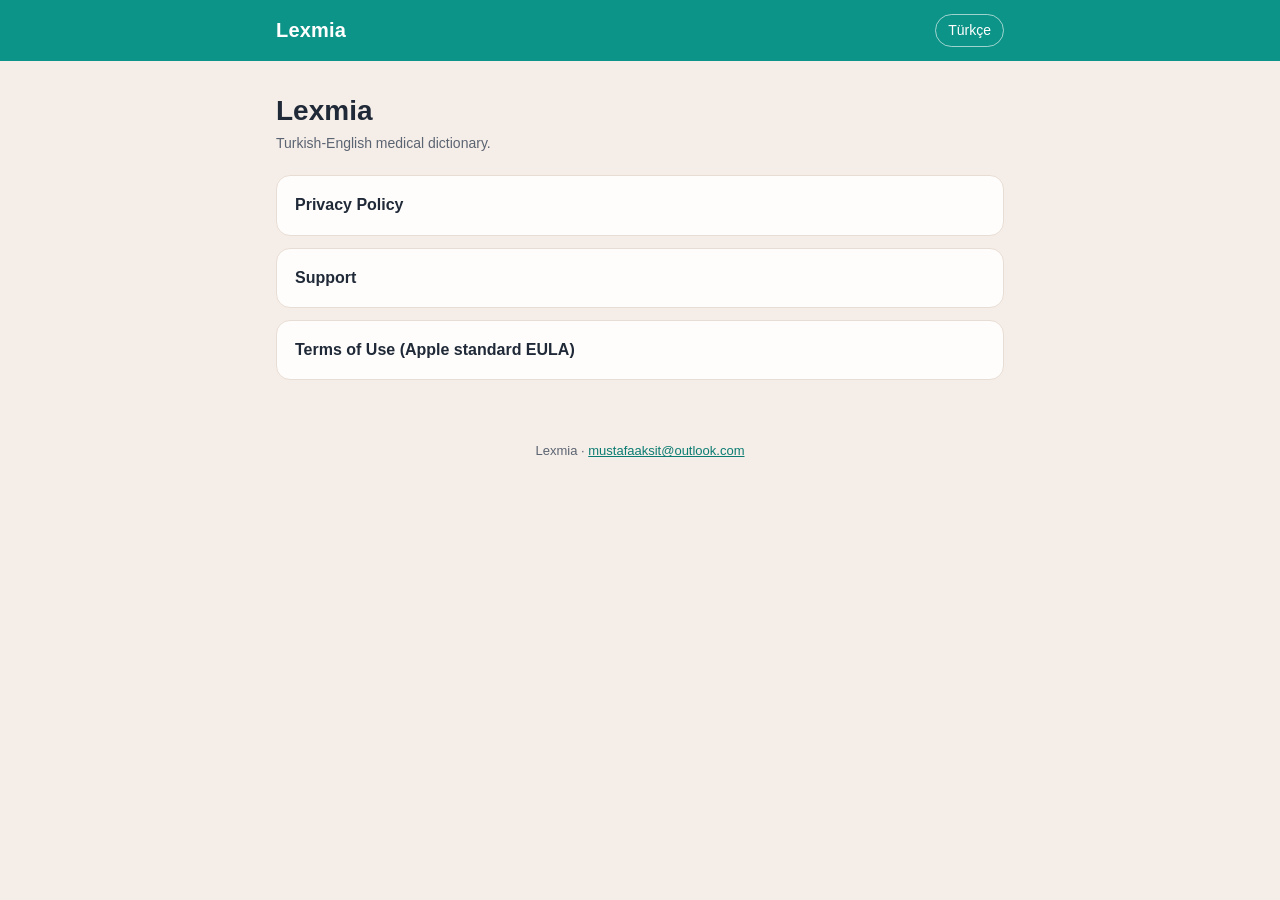
<file: index.html>
<!doctype html>
<html lang="en"><head><meta charset="utf-8"><meta name="viewport" content="width=device-width,initial-scale=1">
<title>Legal - Lexmia</title><meta name="description" content="Lexmia legal and support pages">
<link rel="stylesheet" href="style.css"></head>
<body><header><div class="wrap"><a class="brand" href="index.html">Lexmia</a><a class="lang" href="index-tr.html" hreflang="tr">Türkçe</a></div></header>
<main><div class="wrap">
<h1>Lexmia</h1><p class="meta">Turkish-English medical dictionary.</p><nav class="links"><a href="privacy.html">Privacy Policy</a><a href="support.html">Support</a><a href="https://www.apple.com/legal/internet-services/itunes/dev/stdeula/">Terms of Use (Apple standard EULA)</a></nav>
</div></main><footer>Lexmia &middot; <a href="mailto:mustafaaksit@outlook.com">mustafaaksit@outlook.com</a></footer></body></html>
</file>
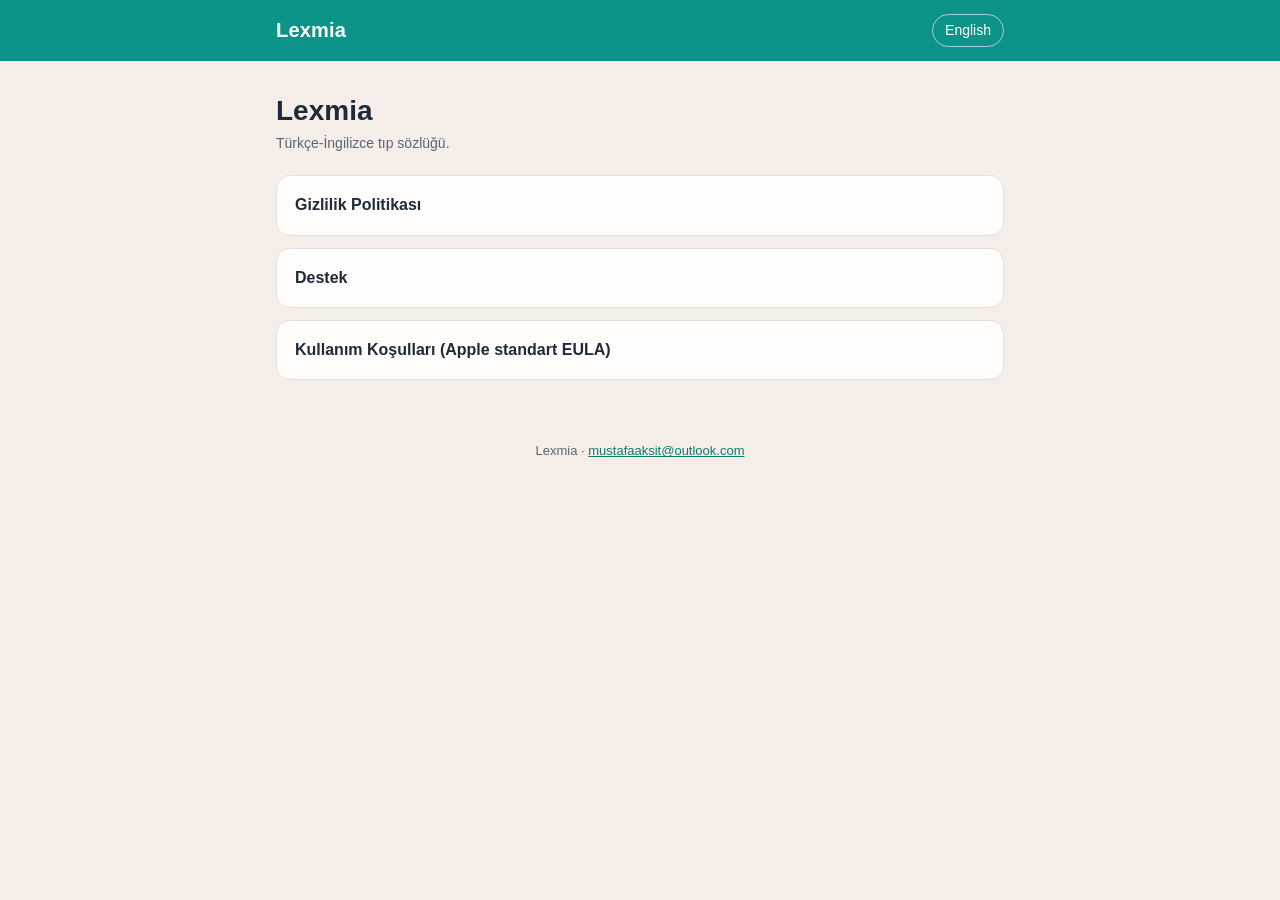
<file: index-tr.html>
<!doctype html>
<html lang="tr"><head><meta charset="utf-8"><meta name="viewport" content="width=device-width,initial-scale=1">
<title>Yasal - Lexmia</title><meta name="description" content="Lexmia yasal ve destek sayfaları">
<link rel="stylesheet" href="style.css"></head>
<body><header><div class="wrap"><a class="brand" href="index-tr.html">Lexmia</a><a class="lang" href="index.html" hreflang="en">English</a></div></header>
<main><div class="wrap">
<h1>Lexmia</h1><p class="meta">Türkçe-İngilizce tıp sözlüğü.</p><nav class="links"><a href="privacy-tr.html">Gizlilik Politikası</a><a href="support-tr.html">Destek</a><a href="https://www.apple.com/legal/internet-services/itunes/dev/stdeula/">Kullanım Koşulları (Apple standart EULA)</a></nav>
</div></main><footer>Lexmia &middot; <a href="mailto:mustafaaksit@outlook.com">mustafaaksit@outlook.com</a></footer></body></html>
</file>
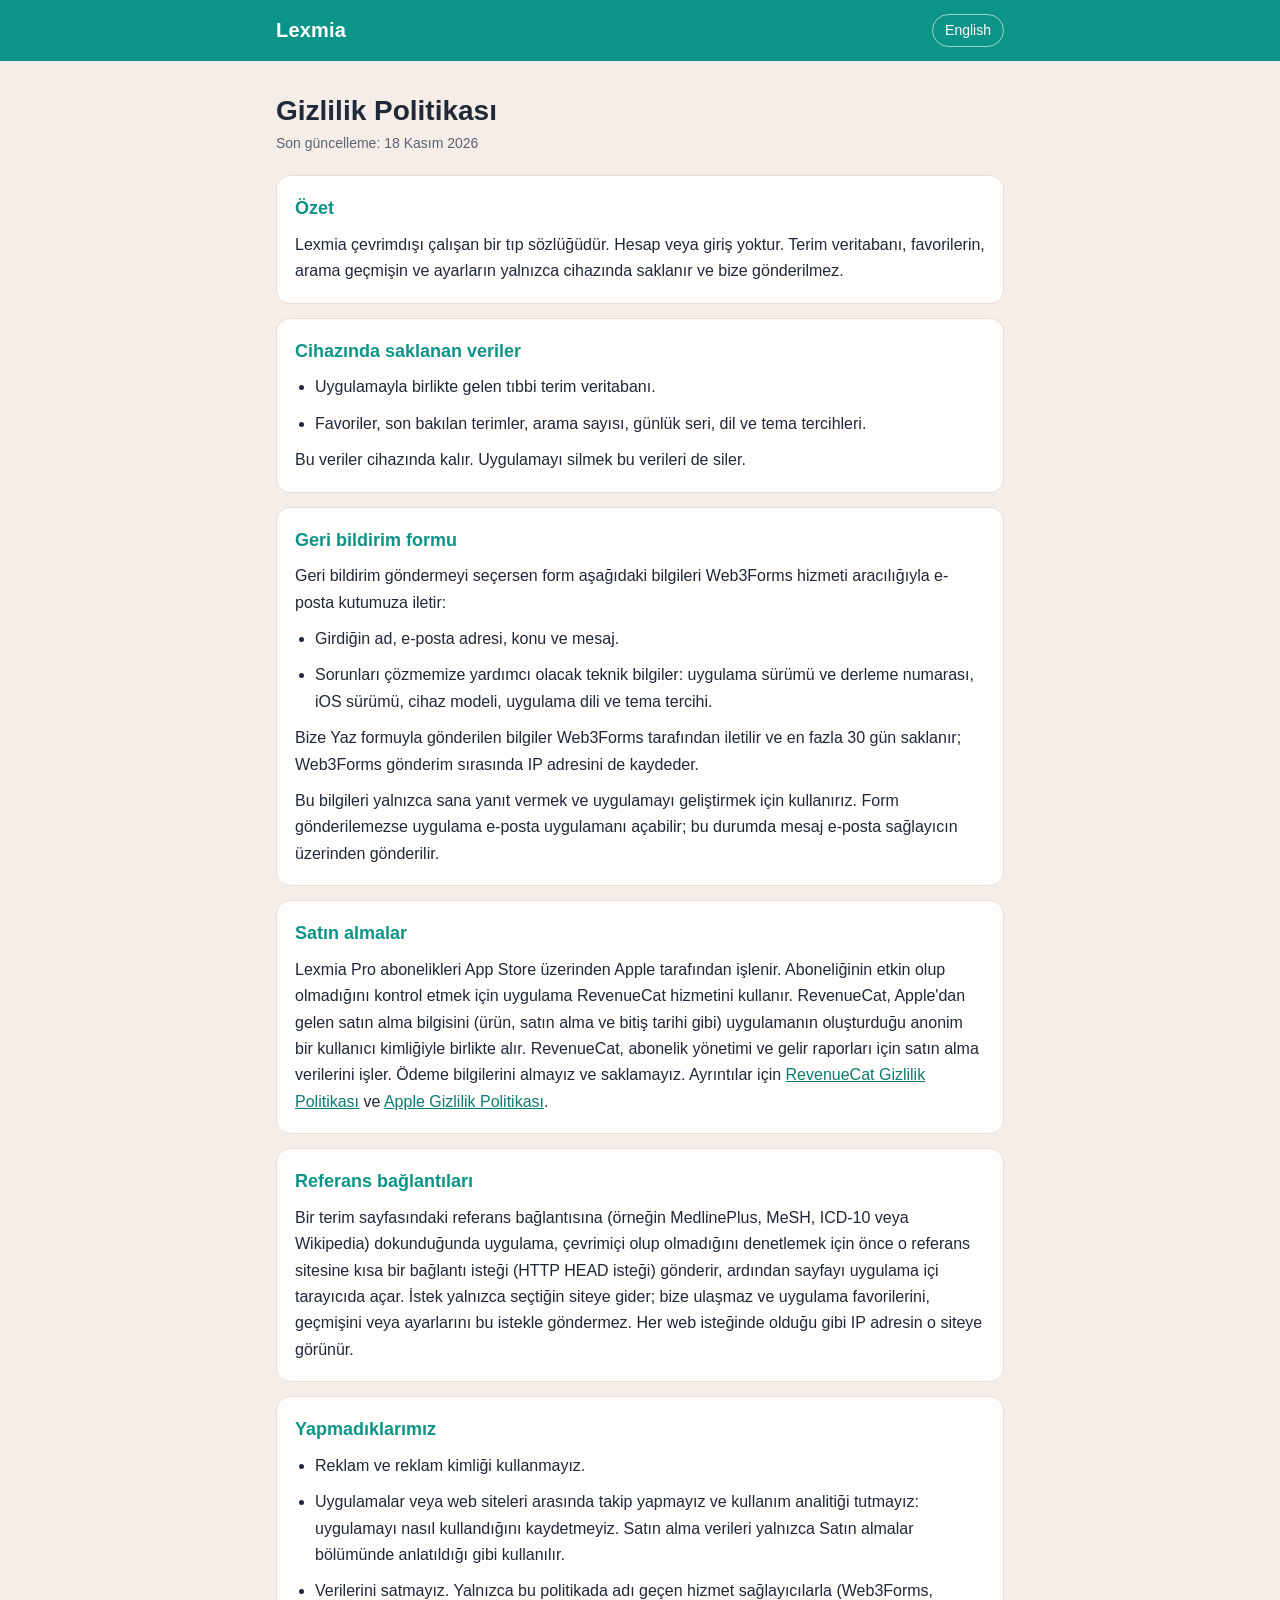
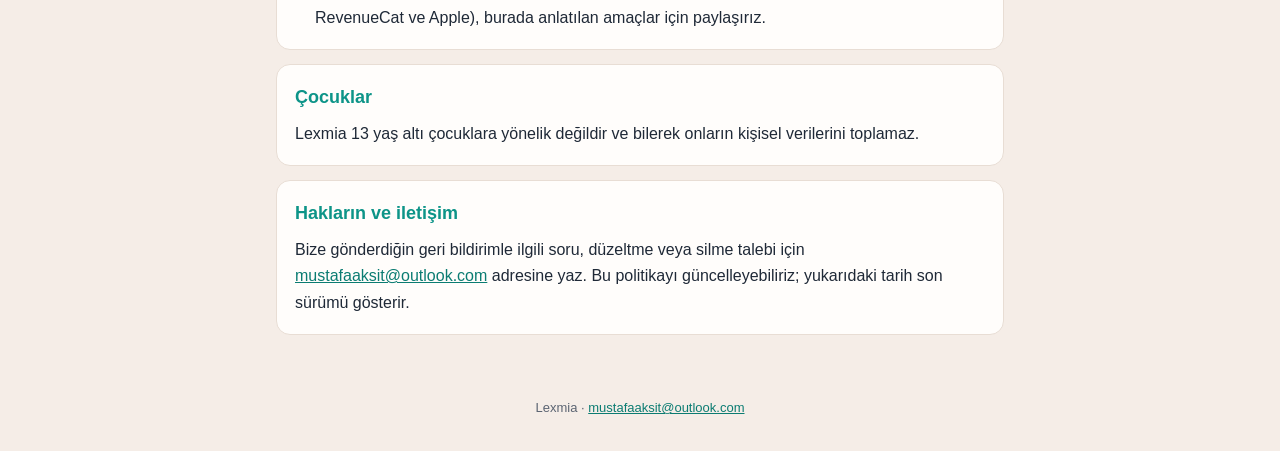
<file: privacy-tr.html>
<!doctype html>
<html lang="tr"><head><meta charset="utf-8"><meta name="viewport" content="width=device-width,initial-scale=1">
<title>Gizlilik Politikası - Lexmia</title><meta name="description" content="Lexmia gizlilik politikası">
<link rel="stylesheet" href="style.css"></head>
<body><header><div class="wrap"><a class="brand" href="index-tr.html">Lexmia</a><a class="lang" href="privacy.html" hreflang="en">English</a></div></header>
<main><div class="wrap">
<h1>Gizlilik Politikası</h1><p class="meta">Son güncelleme: 18 Kasım 2026</p>
<section><h2>Özet</h2><p>Lexmia çevrimdışı çalışan bir tıp sözlüğüdür. Hesap veya giriş yoktur. Terim veritabanı, favorilerin, arama geçmişin ve ayarların yalnızca cihazında saklanır ve bize gönderilmez.</p></section>
<section><h2>Cihazında saklanan veriler</h2><ul><li>Uygulamayla birlikte gelen tıbbi terim veritabanı.</li><li>Favoriler, son bakılan terimler, arama sayısı, günlük seri, dil ve tema tercihleri.</li></ul><p>Bu veriler cihazında kalır. Uygulamayı silmek bu verileri de siler.</p></section>
<section><h2>Geri bildirim formu</h2><p>Geri bildirim göndermeyi seçersen form aşağıdaki bilgileri Web3Forms hizmeti aracılığıyla e-posta kutumuza iletir:</p><ul><li>Girdiğin ad, e-posta adresi, konu ve mesaj.</li><li>Sorunları çözmemize yardımcı olacak teknik bilgiler: uygulama sürümü ve derleme numarası, iOS sürümü, cihaz modeli, uygulama dili ve tema tercihi.</li></ul><p>Bize Yaz formuyla gönderilen bilgiler Web3Forms tarafından iletilir ve en fazla 30 gün saklanır; Web3Forms gönderim sırasında IP adresini de kaydeder.</p><p>Bu bilgileri yalnızca sana yanıt vermek ve uygulamayı geliştirmek için kullanırız. Form gönderilemezse uygulama e-posta uygulamanı açabilir; bu durumda mesaj e-posta sağlayıcın üzerinden gönderilir.</p></section>
<section><h2>Satın almalar</h2><p>Lexmia Pro abonelikleri App Store üzerinden Apple tarafından işlenir. Aboneliğinin etkin olup olmadığını kontrol etmek için uygulama RevenueCat hizmetini kullanır. RevenueCat, Apple'dan gelen satın alma bilgisini (ürün, satın alma ve bitiş tarihi gibi) uygulamanın oluşturduğu anonim bir kullanıcı kimliğiyle birlikte alır. RevenueCat, abonelik yönetimi ve gelir raporları için satın alma verilerini işler. Ödeme bilgilerini almayız ve saklamayız. Ayrıntılar için <a href="https://www.revenuecat.com/privacy">RevenueCat Gizlilik Politikası</a> ve <a href="https://www.apple.com/tr/legal/privacy/">Apple Gizlilik Politikası</a>.</p></section>
<section><h2>Referans bağlantıları</h2><p>Bir terim sayfasındaki referans bağlantısına (örneğin MedlinePlus, MeSH, ICD-10 veya Wikipedia) dokunduğunda uygulama, çevrimiçi olup olmadığını denetlemek için önce o referans sitesine kısa bir bağlantı isteği (HTTP HEAD isteği) gönderir, ardından sayfayı uygulama içi tarayıcıda açar. İstek yalnızca seçtiğin siteye gider; bize ulaşmaz ve uygulama favorilerini, geçmişini veya ayarlarını bu istekle göndermez. Her web isteğinde olduğu gibi IP adresin o siteye görünür.</p></section>
<section><h2>Yapmadıklarımız</h2><ul><li>Reklam ve reklam kimliği kullanmayız.</li><li>Uygulamalar veya web siteleri arasında takip yapmayız ve kullanım analitiği tutmayız: uygulamayı nasıl kullandığını kaydetmeyiz. Satın alma verileri yalnızca Satın almalar bölümünde anlatıldığı gibi kullanılır.</li><li>Verilerini satmayız. Yalnızca bu politikada adı geçen hizmet sağlayıcılarla (Web3Forms, RevenueCat ve Apple), burada anlatılan amaçlar için paylaşırız.</li></ul></section>
<section><h2>Çocuklar</h2><p>Lexmia 13 yaş altı çocuklara yönelik değildir ve bilerek onların kişisel verilerini toplamaz.</p></section>
<section><h2>Hakların ve iletişim</h2><p>Bize gönderdiğin geri bildirimle ilgili soru, düzeltme veya silme talebi için <a href="mailto:mustafaaksit@outlook.com">mustafaaksit@outlook.com</a> adresine yaz. Bu politikayı güncelleyebiliriz; yukarıdaki tarih son sürümü gösterir.</p></section>
</div></main><footer>Lexmia &middot; <a href="mailto:mustafaaksit@outlook.com">mustafaaksit@outlook.com</a></footer></body></html>
</file>
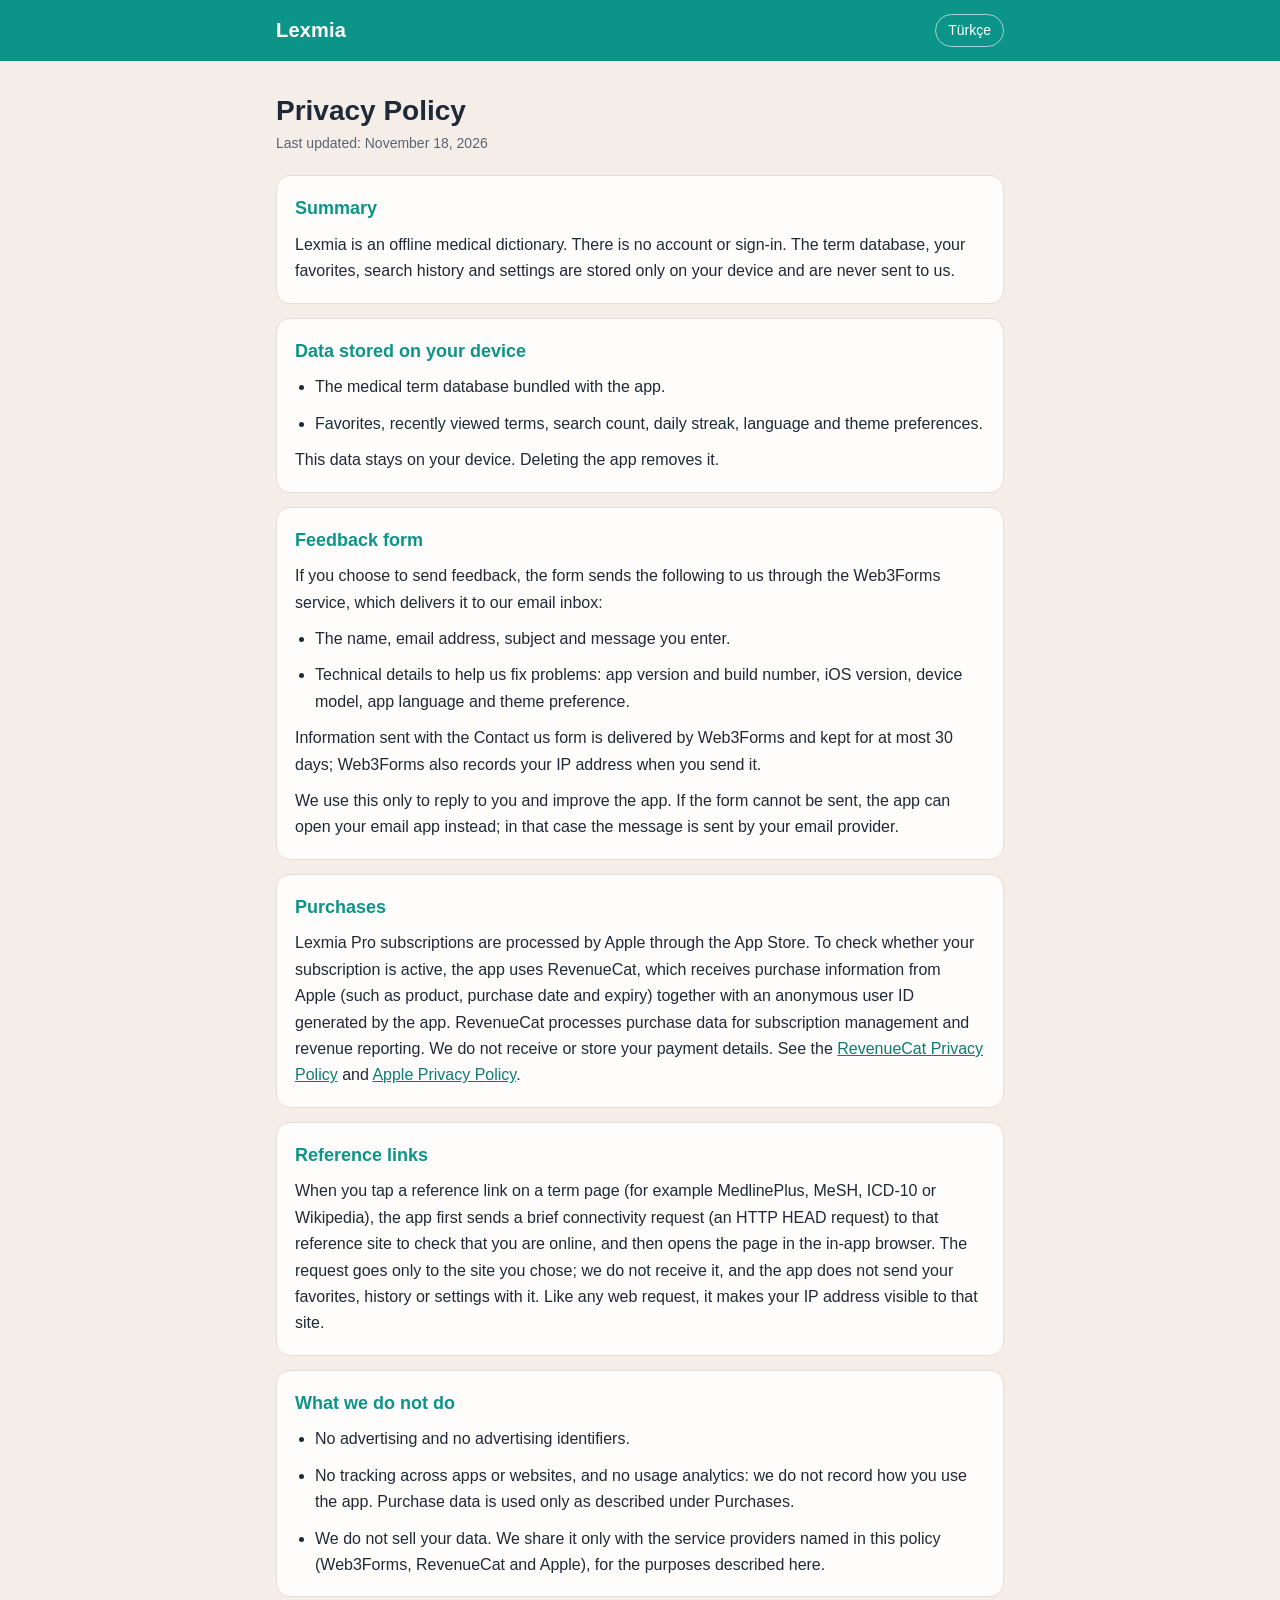
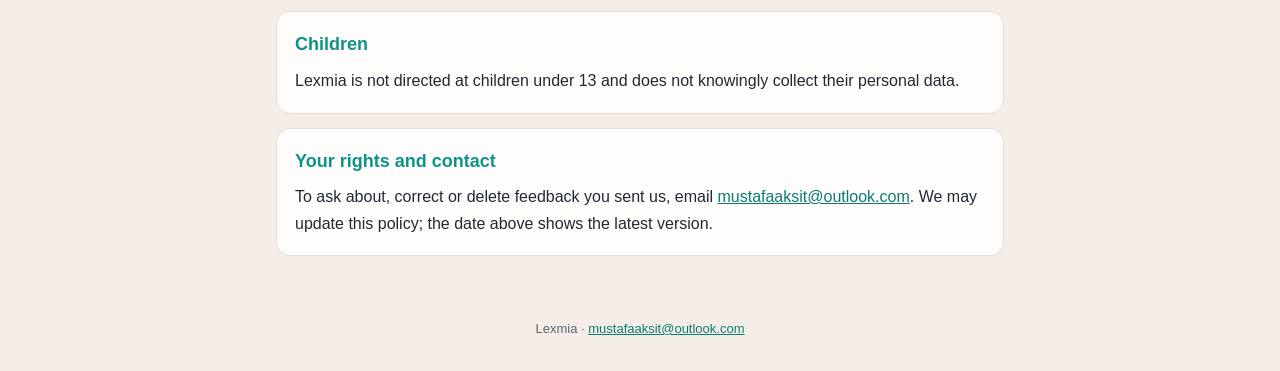
<file: privacy.html>
<!doctype html>
<html lang="en"><head><meta charset="utf-8"><meta name="viewport" content="width=device-width,initial-scale=1">
<title>Privacy Policy - Lexmia</title><meta name="description" content="Lexmia privacy policy">
<link rel="stylesheet" href="style.css"></head>
<body><header><div class="wrap"><a class="brand" href="index.html">Lexmia</a><a class="lang" href="privacy-tr.html" hreflang="tr">Türkçe</a></div></header>
<main><div class="wrap">
<h1>Privacy Policy</h1><p class="meta">Last updated: November 18, 2026</p>
<section><h2>Summary</h2><p>Lexmia is an offline medical dictionary. There is no account or sign-in. The term database, your favorites, search history and settings are stored only on your device and are never sent to us.</p></section>
<section><h2>Data stored on your device</h2><ul><li>The medical term database bundled with the app.</li><li>Favorites, recently viewed terms, search count, daily streak, language and theme preferences.</li></ul><p>This data stays on your device. Deleting the app removes it.</p></section>
<section><h2>Feedback form</h2><p>If you choose to send feedback, the form sends the following to us through the Web3Forms service, which delivers it to our email inbox:</p><ul><li>The name, email address, subject and message you enter.</li><li>Technical details to help us fix problems: app version and build number, iOS version, device model, app language and theme preference.</li></ul><p>Information sent with the Contact us form is delivered by Web3Forms and kept for at most 30 days; Web3Forms also records your IP address when you send it.</p><p>We use this only to reply to you and improve the app. If the form cannot be sent, the app can open your email app instead; in that case the message is sent by your email provider.</p></section>
<section><h2>Purchases</h2><p>Lexmia Pro subscriptions are processed by Apple through the App Store. To check whether your subscription is active, the app uses RevenueCat, which receives purchase information from Apple (such as product, purchase date and expiry) together with an anonymous user ID generated by the app. RevenueCat processes purchase data for subscription management and revenue reporting. We do not receive or store your payment details. See the <a href="https://www.revenuecat.com/privacy">RevenueCat Privacy Policy</a> and <a href="https://www.apple.com/legal/privacy/">Apple Privacy Policy</a>.</p></section>
<section><h2>Reference links</h2><p>When you tap a reference link on a term page (for example MedlinePlus, MeSH, ICD-10 or Wikipedia), the app first sends a brief connectivity request (an HTTP HEAD request) to that reference site to check that you are online, and then opens the page in the in-app browser. The request goes only to the site you chose; we do not receive it, and the app does not send your favorites, history or settings with it. Like any web request, it makes your IP address visible to that site.</p></section>
<section><h2>What we do not do</h2><ul><li>No advertising and no advertising identifiers.</li><li>No tracking across apps or websites, and no usage analytics: we do not record how you use the app. Purchase data is used only as described under Purchases.</li><li>We do not sell your data. We share it only with the service providers named in this policy (Web3Forms, RevenueCat and Apple), for the purposes described here.</li></ul></section>
<section><h2>Children</h2><p>Lexmia is not directed at children under 13 and does not knowingly collect their personal data.</p></section>
<section><h2>Your rights and contact</h2><p>To ask about, correct or delete feedback you sent us, email <a href="mailto:mustafaaksit@outlook.com">mustafaaksit@outlook.com</a>. We may update this policy; the date above shows the latest version.</p></section>
</div></main><footer>Lexmia &middot; <a href="mailto:mustafaaksit@outlook.com">mustafaaksit@outlook.com</a></footer></body></html>
</file>
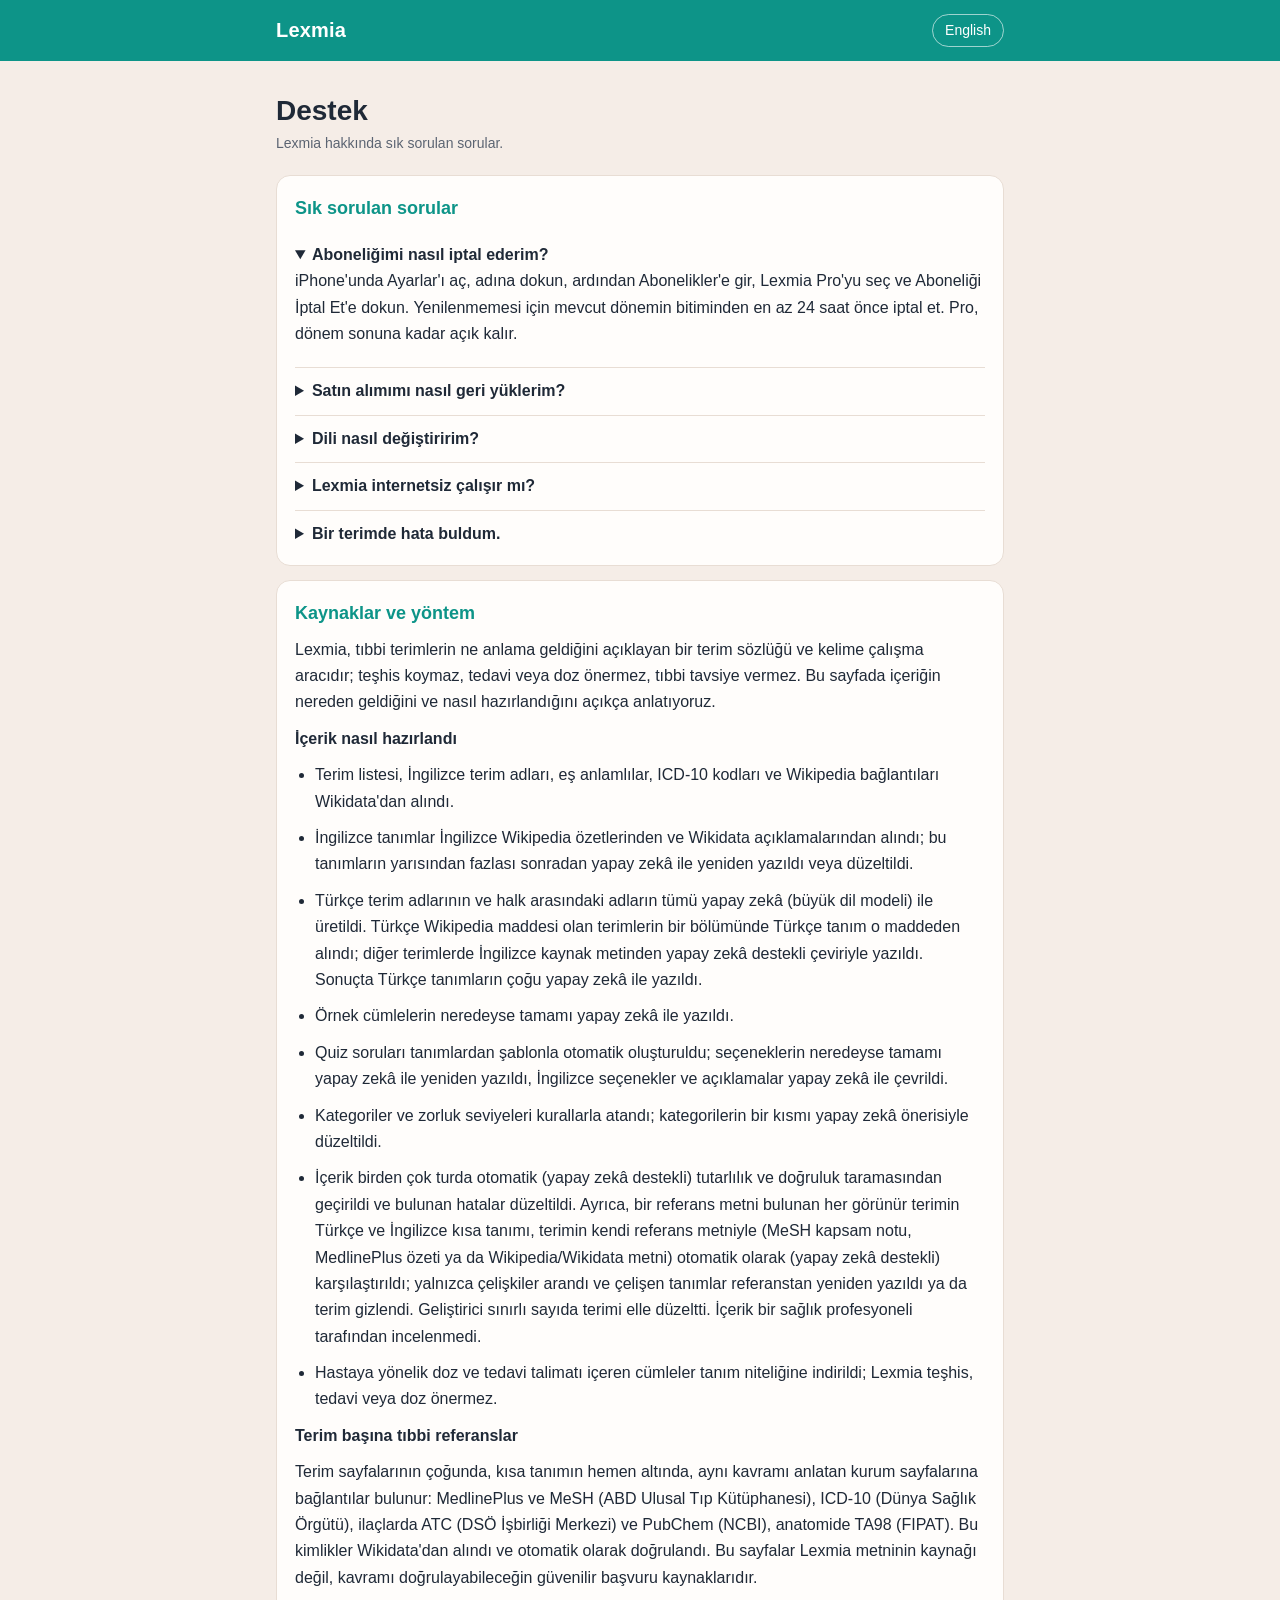
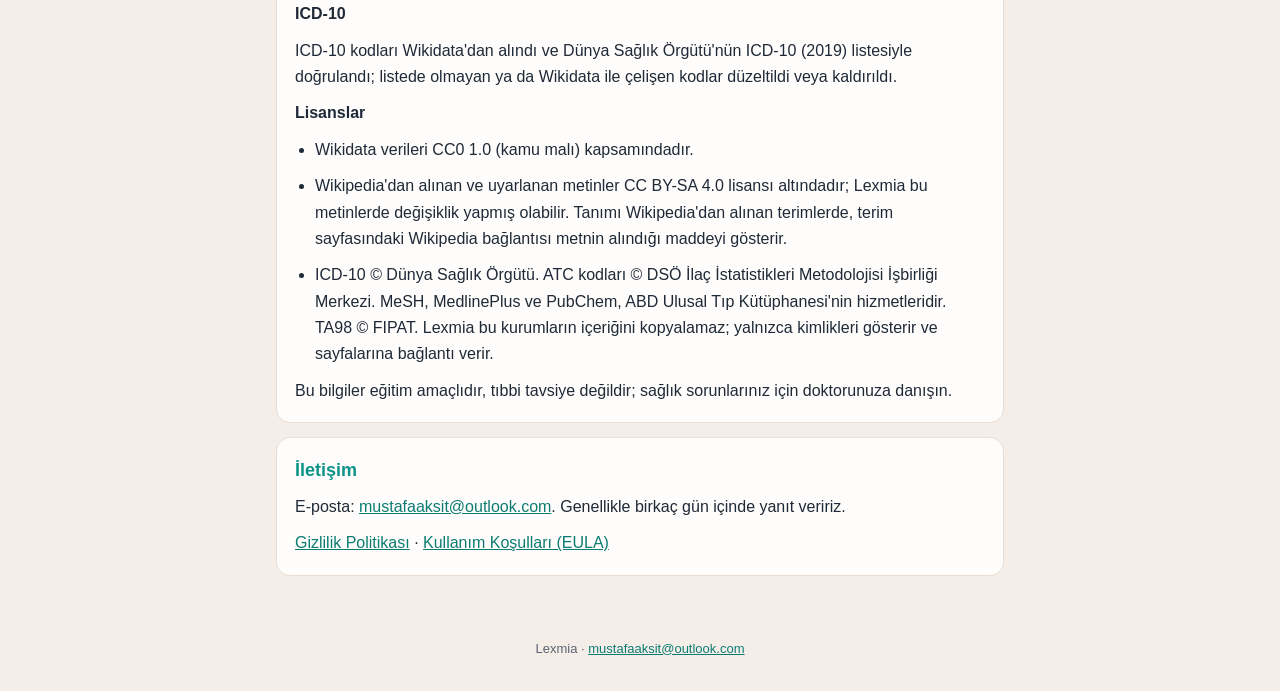
<file: support-tr.html>
<!doctype html>
<html lang="tr"><head><meta charset="utf-8"><meta name="viewport" content="width=device-width,initial-scale=1">
<title>Destek - Lexmia</title><meta name="description" content="Lexmia destek ve SSS">
<link rel="stylesheet" href="style.css"></head>
<body><header><div class="wrap"><a class="brand" href="index-tr.html">Lexmia</a><a class="lang" href="support.html" hreflang="en">English</a></div></header>
<main><div class="wrap">
<h1>Destek</h1><p class="meta">Lexmia hakkında sık sorulan sorular.</p>
<section><h2>Sık sorulan sorular</h2>
<details open><summary>Aboneliğimi nasıl iptal ederim?</summary><p>iPhone'unda Ayarlar'ı aç, adına dokun, ardından Abonelikler'e gir, Lexmia Pro'yu seç ve Aboneliği İptal Et'e dokun. Yenilenmemesi için mevcut dönemin bitiminden en az 24 saat önce iptal et. Pro, dönem sonuna kadar açık kalır.</p></details>
<details><summary>Satın alımımı nasıl geri yüklerim?</summary><p>App Store'a abone olduğun Apple Kimliği ile giriş yap, ardından Lexmia'da Profil'i aç ve Satın alımları geri yükle'ye dokun (Pro ekranında da bulunur).</p></details>
<details><summary>Dili nasıl değiştiririm?</summary><p>Profil'i aç ve Dil / Language bölümünden Türkçe veya English'i seç. Uygulama ve içerik anında değişir.</p></details>
<details><summary>Lexmia internetsiz çalışır mı?</summary><p>Evet. Terim veritabanı cihazındadır; arama ve gezinme internet bağlantısı olmadan çalışır.</p></details>
<details><summary>Bir terimde hata buldum.</summary><p>Profil &gt; Geri Bildirim Gönder'den İçerik hatası'nı seç ya da bize e-posta gönder.</p></details>
</section>
<section id="sources"><h2>Kaynaklar ve yöntem</h2><p>Lexmia, tıbbi terimlerin ne anlama geldiğini açıklayan bir terim sözlüğü ve kelime çalışma aracıdır; teşhis koymaz, tedavi veya doz önermez, tıbbi tavsiye vermez. Bu sayfada içeriğin nereden geldiğini ve nasıl hazırlandığını açıkça anlatıyoruz.</p><p><strong>İçerik nasıl hazırlandı</strong></p><ul><li>Terim listesi, İngilizce terim adları, eş anlamlılar, ICD-10 kodları ve Wikipedia bağlantıları Wikidata'dan alındı.</li><li>İngilizce tanımlar İngilizce Wikipedia özetlerinden ve Wikidata açıklamalarından alındı; bu tanımların yarısından fazlası sonradan yapay zekâ ile yeniden yazıldı veya düzeltildi.</li><li>Türkçe terim adlarının ve halk arasındaki adların tümü yapay zekâ (büyük dil modeli) ile üretildi. Türkçe Wikipedia maddesi olan terimlerin bir bölümünde Türkçe tanım o maddeden alındı; diğer terimlerde İngilizce kaynak metinden yapay zekâ destekli çeviriyle yazıldı. Sonuçta Türkçe tanımların çoğu yapay zekâ ile yazıldı.</li><li>Örnek cümlelerin neredeyse tamamı yapay zekâ ile yazıldı.</li><li>Quiz soruları tanımlardan şablonla otomatik oluşturuldu; seçeneklerin neredeyse tamamı yapay zekâ ile yeniden yazıldı, İngilizce seçenekler ve açıklamalar yapay zekâ ile çevrildi.</li><li>Kategoriler ve zorluk seviyeleri kurallarla atandı; kategorilerin bir kısmı yapay zekâ önerisiyle düzeltildi.</li><li>İçerik birden çok turda otomatik (yapay zekâ destekli) tutarlılık ve doğruluk taramasından geçirildi ve bulunan hatalar düzeltildi. Ayrıca, bir referans metni bulunan her görünür terimin Türkçe ve İngilizce kısa tanımı, terimin kendi referans metniyle (MeSH kapsam notu, MedlinePlus özeti ya da Wikipedia/Wikidata metni) otomatik olarak (yapay zekâ destekli) karşılaştırıldı; yalnızca çelişkiler arandı ve çelişen tanımlar referanstan yeniden yazıldı ya da terim gizlendi. Geliştirici sınırlı sayıda terimi elle düzeltti. İçerik bir sağlık profesyoneli tarafından incelenmedi.</li><li>Hastaya yönelik doz ve tedavi talimatı içeren cümleler tanım niteliğine indirildi; Lexmia teşhis, tedavi veya doz önermez.</li></ul><p><strong>Terim başına tıbbi referanslar</strong></p><p>Terim sayfalarının çoğunda, kısa tanımın hemen altında, aynı kavramı anlatan kurum sayfalarına bağlantılar bulunur: MedlinePlus ve MeSH (ABD Ulusal Tıp Kütüphanesi), ICD-10 (Dünya Sağlık Örgütü), ilaçlarda ATC (DSÖ İşbirliği Merkezi) ve PubChem (NCBI), anatomide TA98 (FIPAT). Bu kimlikler Wikidata'dan alındı ve otomatik olarak doğrulandı. Bu sayfalar Lexmia metninin kaynağı değil, kavramı doğrulayabileceğin güvenilir başvuru kaynaklarıdır.</p><p><strong>ICD-10</strong></p><p>ICD-10 kodları Wikidata'dan alındı ve Dünya Sağlık Örgütü'nün ICD-10 (2019) listesiyle doğrulandı; listede olmayan ya da Wikidata ile çelişen kodlar düzeltildi veya kaldırıldı.</p><p><strong>Lisanslar</strong></p><ul><li>Wikidata verileri CC0 1.0 (kamu malı) kapsamındadır.</li><li>Wikipedia'dan alınan ve uyarlanan metinler CC BY-SA 4.0 lisansı altındadır; Lexmia bu metinlerde değişiklik yapmış olabilir. Tanımı Wikipedia'dan alınan terimlerde, terim sayfasındaki Wikipedia bağlantısı metnin alındığı maddeyi gösterir.</li><li>ICD-10 © Dünya Sağlık Örgütü. ATC kodları © DSÖ İlaç İstatistikleri Metodolojisi İşbirliği Merkezi. MeSH, MedlinePlus ve PubChem, ABD Ulusal Tıp Kütüphanesi'nin hizmetleridir. TA98 © FIPAT. Lexmia bu kurumların içeriğini kopyalamaz; yalnızca kimlikleri gösterir ve sayfalarına bağlantı verir.</li></ul><p>Bu bilgiler eğitim amaçlıdır, tıbbi tavsiye değildir; sağlık sorunlarınız için doktorunuza danışın.</p></section>
<section><h2>İletişim</h2><p>E-posta: <a href="mailto:mustafaaksit@outlook.com">mustafaaksit@outlook.com</a>. Genellikle birkaç gün içinde yanıt veririz.</p><p><a href="privacy-tr.html">Gizlilik Politikası</a> &middot; <a href="https://www.apple.com/legal/internet-services/itunes/dev/stdeula/">Kullanım Koşulları (EULA)</a></p></section>
</div></main><footer>Lexmia &middot; <a href="mailto:mustafaaksit@outlook.com">mustafaaksit@outlook.com</a></footer></body></html>
</file>
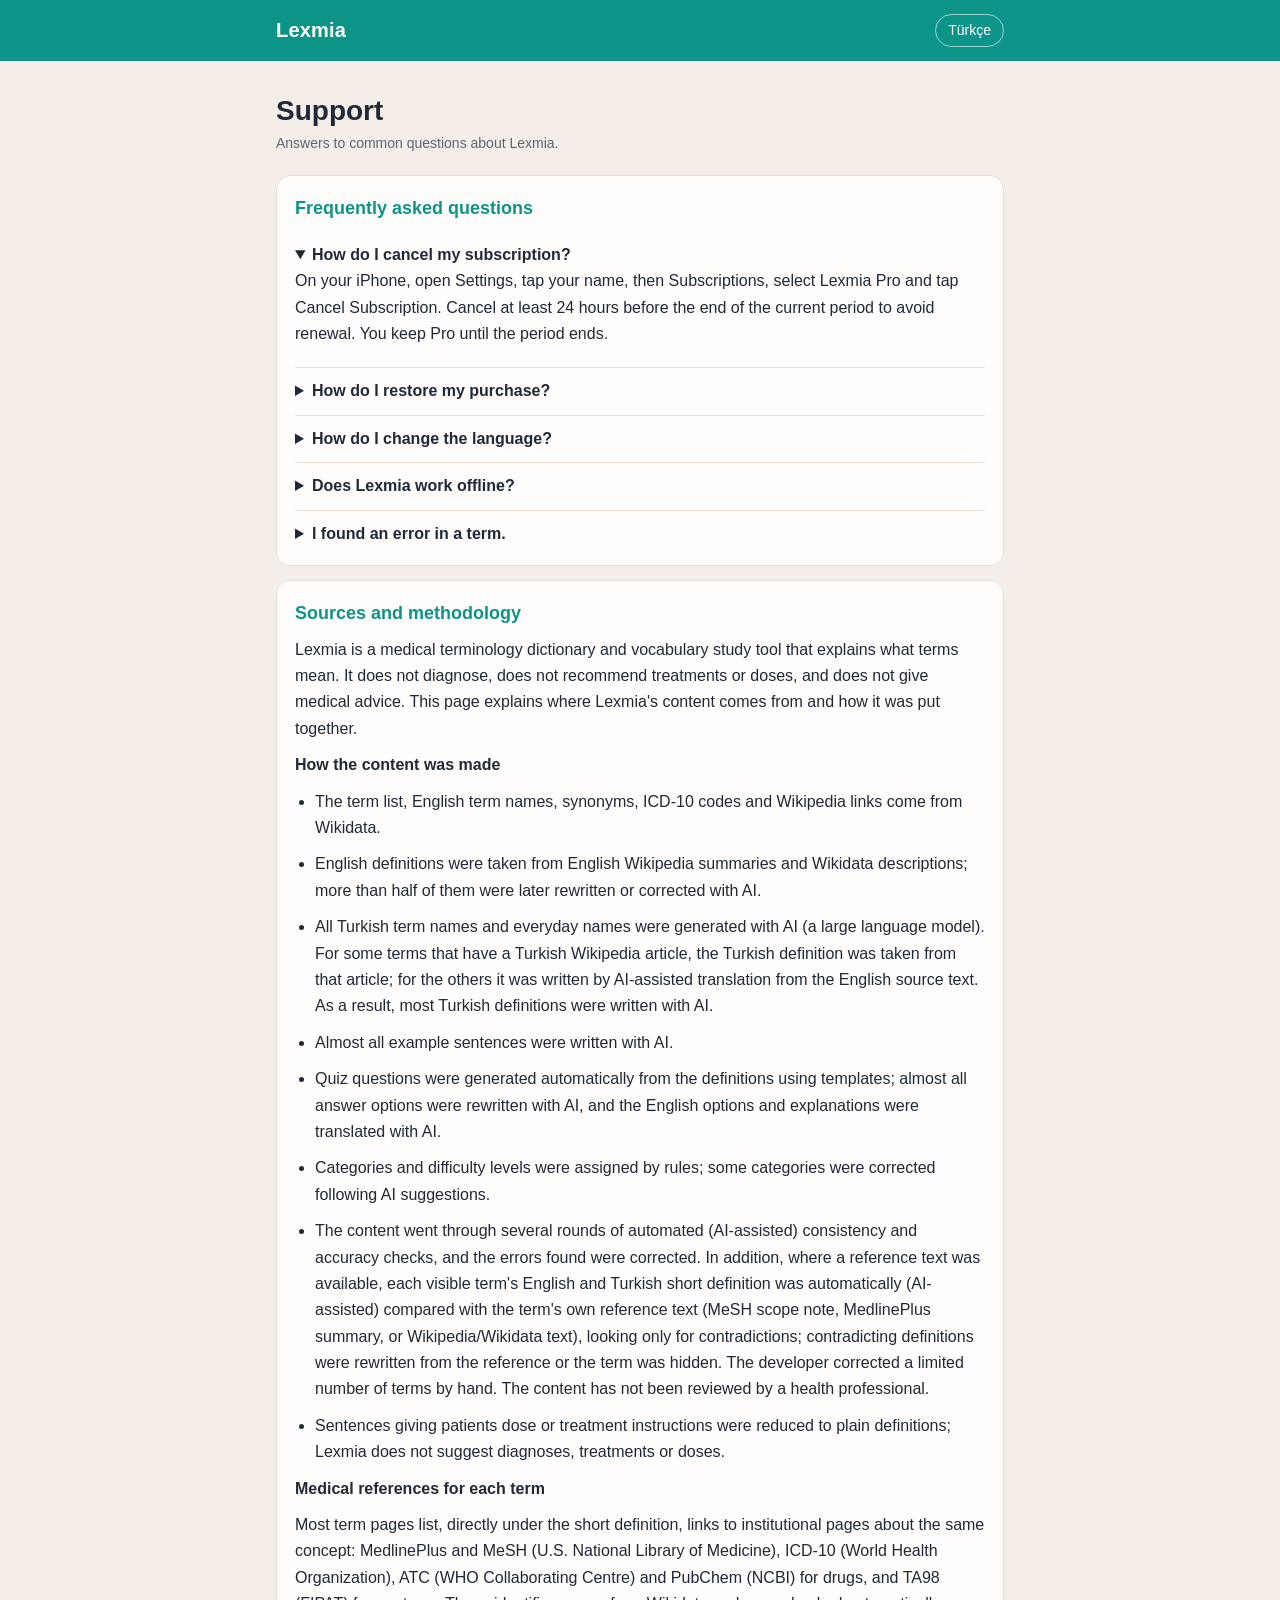
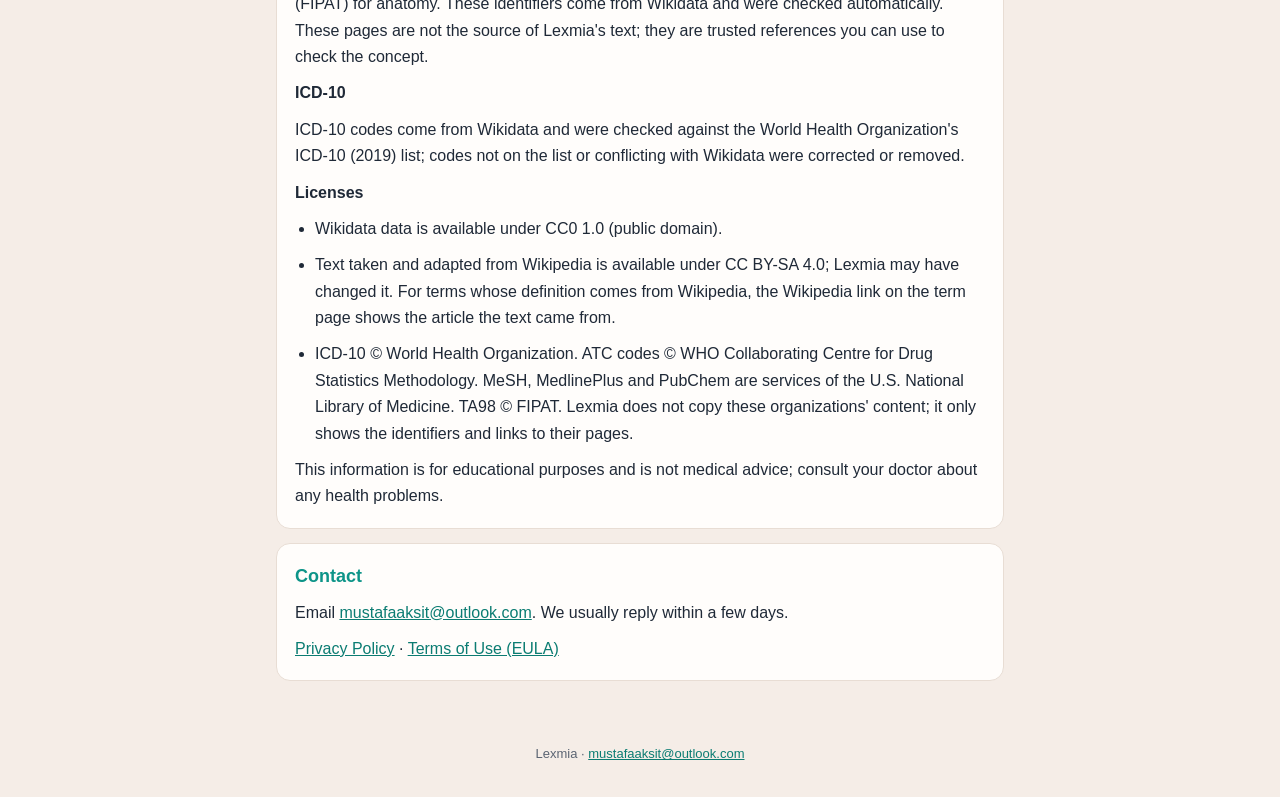
<file: support.html>
<!doctype html>
<html lang="en"><head><meta charset="utf-8"><meta name="viewport" content="width=device-width,initial-scale=1">
<title>Support - Lexmia</title><meta name="description" content="Lexmia support and FAQ">
<link rel="stylesheet" href="style.css"></head>
<body><header><div class="wrap"><a class="brand" href="index.html">Lexmia</a><a class="lang" href="support-tr.html" hreflang="tr">Türkçe</a></div></header>
<main><div class="wrap">
<h1>Support</h1><p class="meta">Answers to common questions about Lexmia.</p>
<section><h2>Frequently asked questions</h2>
<details open><summary>How do I cancel my subscription?</summary><p>On your iPhone, open Settings, tap your name, then Subscriptions, select Lexmia Pro and tap Cancel Subscription. Cancel at least 24 hours before the end of the current period to avoid renewal. You keep Pro until the period ends.</p></details>
<details><summary>How do I restore my purchase?</summary><p>Sign in to the App Store with the Apple ID you used to subscribe, then in Lexmia open Profile and tap Restore purchases (also available on the Pro screen).</p></details>
<details><summary>How do I change the language?</summary><p>Open Profile and choose Türkçe or English under Language. The app and its content switch immediately.</p></details>
<details><summary>Does Lexmia work offline?</summary><p>Yes. The term database is on your device, so search and browsing work without an internet connection.</p></details>
<details><summary>I found an error in a term.</summary><p>Use Profile &gt; Send Feedback and choose Content error, or email us.</p></details>
</section>
<section id="sources"><h2>Sources and methodology</h2><p>Lexmia is a medical terminology dictionary and vocabulary study tool that explains what terms mean. It does not diagnose, does not recommend treatments or doses, and does not give medical advice. This page explains where Lexmia's content comes from and how it was put together.</p><p><strong>How the content was made</strong></p><ul><li>The term list, English term names, synonyms, ICD-10 codes and Wikipedia links come from Wikidata.</li><li>English definitions were taken from English Wikipedia summaries and Wikidata descriptions; more than half of them were later rewritten or corrected with AI.</li><li>All Turkish term names and everyday names were generated with AI (a large language model). For some terms that have a Turkish Wikipedia article, the Turkish definition was taken from that article; for the others it was written by AI-assisted translation from the English source text. As a result, most Turkish definitions were written with AI.</li><li>Almost all example sentences were written with AI.</li><li>Quiz questions were generated automatically from the definitions using templates; almost all answer options were rewritten with AI, and the English options and explanations were translated with AI.</li><li>Categories and difficulty levels were assigned by rules; some categories were corrected following AI suggestions.</li><li>The content went through several rounds of automated (AI-assisted) consistency and accuracy checks, and the errors found were corrected. In addition, where a reference text was available, each visible term's English and Turkish short definition was automatically (AI-assisted) compared with the term's own reference text (MeSH scope note, MedlinePlus summary, or Wikipedia/Wikidata text), looking only for contradictions; contradicting definitions were rewritten from the reference or the term was hidden. The developer corrected a limited number of terms by hand. The content has not been reviewed by a health professional.</li><li>Sentences giving patients dose or treatment instructions were reduced to plain definitions; Lexmia does not suggest diagnoses, treatments or doses.</li></ul><p><strong>Medical references for each term</strong></p><p>Most term pages list, directly under the short definition, links to institutional pages about the same concept: MedlinePlus and MeSH (U.S. National Library of Medicine), ICD-10 (World Health Organization), ATC (WHO Collaborating Centre) and PubChem (NCBI) for drugs, and TA98 (FIPAT) for anatomy. These identifiers come from Wikidata and were checked automatically. These pages are not the source of Lexmia's text; they are trusted references you can use to check the concept.</p><p><strong>ICD-10</strong></p><p>ICD-10 codes come from Wikidata and were checked against the World Health Organization's ICD-10 (2019) list; codes not on the list or conflicting with Wikidata were corrected or removed.</p><p><strong>Licenses</strong></p><ul><li>Wikidata data is available under CC0 1.0 (public domain).</li><li>Text taken and adapted from Wikipedia is available under CC BY-SA 4.0; Lexmia may have changed it. For terms whose definition comes from Wikipedia, the Wikipedia link on the term page shows the article the text came from.</li><li>ICD-10 © World Health Organization. ATC codes © WHO Collaborating Centre for Drug Statistics Methodology. MeSH, MedlinePlus and PubChem are services of the U.S. National Library of Medicine. TA98 © FIPAT. Lexmia does not copy these organizations' content; it only shows the identifiers and links to their pages.</li></ul><p>This information is for educational purposes and is not medical advice; consult your doctor about any health problems.</p></section>
<section><h2>Contact</h2><p>Email <a href="mailto:mustafaaksit@outlook.com">mustafaaksit@outlook.com</a>. We usually reply within a few days.</p><p><a href="privacy.html">Privacy Policy</a> &middot; <a href="https://www.apple.com/legal/internet-services/itunes/dev/stdeula/">Terms of Use (EULA)</a></p></section>
</div></main><footer>Lexmia &middot; <a href="mailto:mustafaaksit@outlook.com">mustafaaksit@outlook.com</a></footer></body></html>
</file>
<file: style.css>
:root{--teal:#0D9488;--teal-d:#0b7c72;--cream:#F5EDE7;--ink:#1f2937;--muted:#5b6472;--card:#fffdfb;--line:#e8ddd4}
@media (prefers-color-scheme:dark){:root{--cream:#14181b;--ink:#eef1f3;--muted:#a3acb6;--card:#1c2226;--line:#2c343a;--teal:#2bb3a6;--teal-d:#4cc6ba}}
*{box-sizing:border-box}html{-webkit-text-size-adjust:100%}
body{margin:0;background:var(--cream);color:var(--ink);font:16px/1.65 -apple-system,BlinkMacSystemFont,"Segoe UI",Roboto,Helvetica,Arial,sans-serif}
header{background:var(--teal);color:#fff}
.wrap{max-width:760px;margin:0 auto;padding:0 16px}
header .wrap{display:flex;align-items:center;justify-content:space-between;gap:12px;padding-top:14px;padding-bottom:14px}
.brand{font-weight:700;font-size:20px;color:#fff;text-decoration:none;letter-spacing:.2px}
.lang{color:#fff;text-decoration:none;border:1px solid rgba(255,255,255,.6);border-radius:999px;padding:4px 12px;font-size:14px;white-space:nowrap}
main .wrap{padding-top:24px;padding-bottom:48px}
h1{font-size:28px;line-height:1.25;margin:8px 0 4px}
.meta{color:var(--muted);font-size:14px;margin:0 0 20px}
section{background:var(--card);border:1px solid var(--line);border-radius:14px;padding:18px 18px 8px;margin:0 0 14px}
h2{font-size:18px;margin:0 0 8px;color:var(--teal)}
p,li{margin:0 0 10px}ul{padding-left:20px;margin:0 0 10px}
a{color:var(--teal-d)}
details{border-top:1px solid var(--line);padding:10px 0}details:first-of-type{border-top:0}
summary{cursor:pointer;font-weight:600}
nav.links a{display:block;background:var(--card);border:1px solid var(--line);border-radius:14px;padding:16px 18px;margin:0 0 12px;text-decoration:none;color:var(--ink);font-weight:600}
footer{color:var(--muted);font-size:13px;text-align:center;padding:0 16px 32px}
</file>
